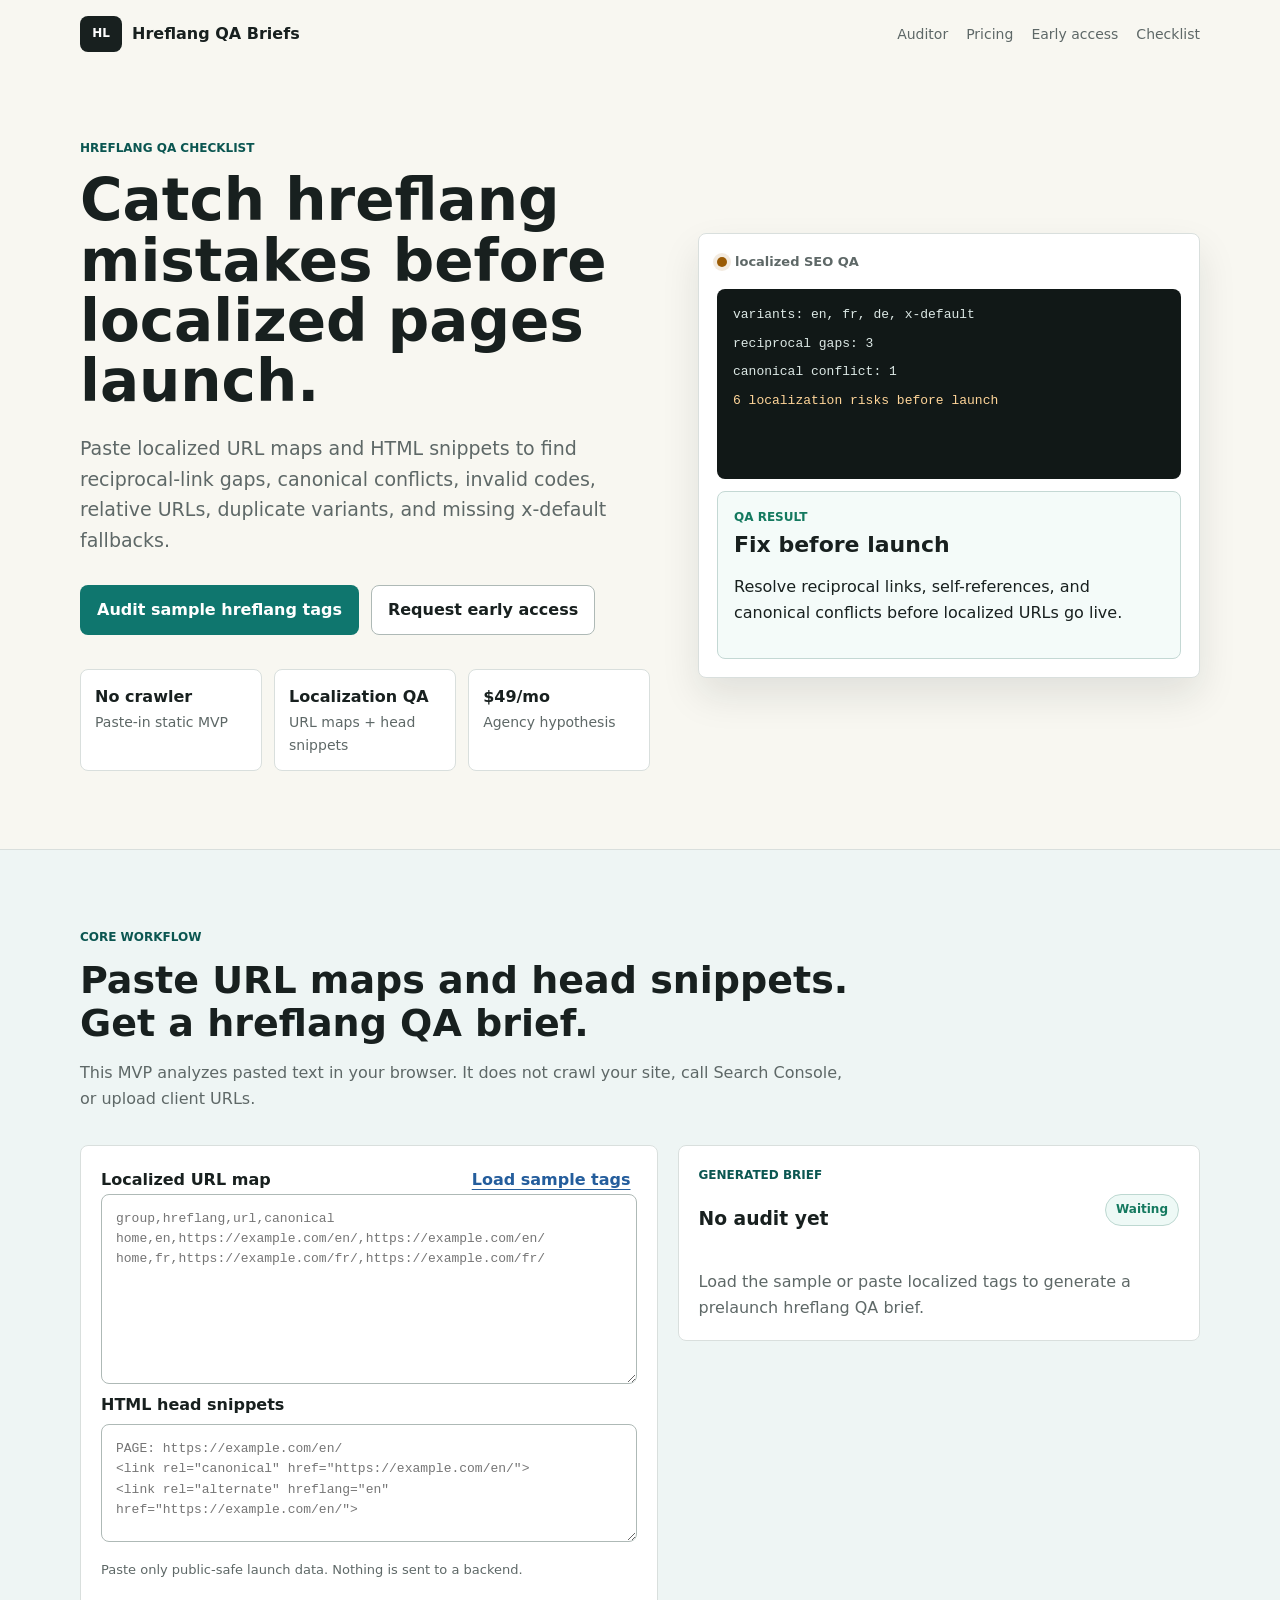
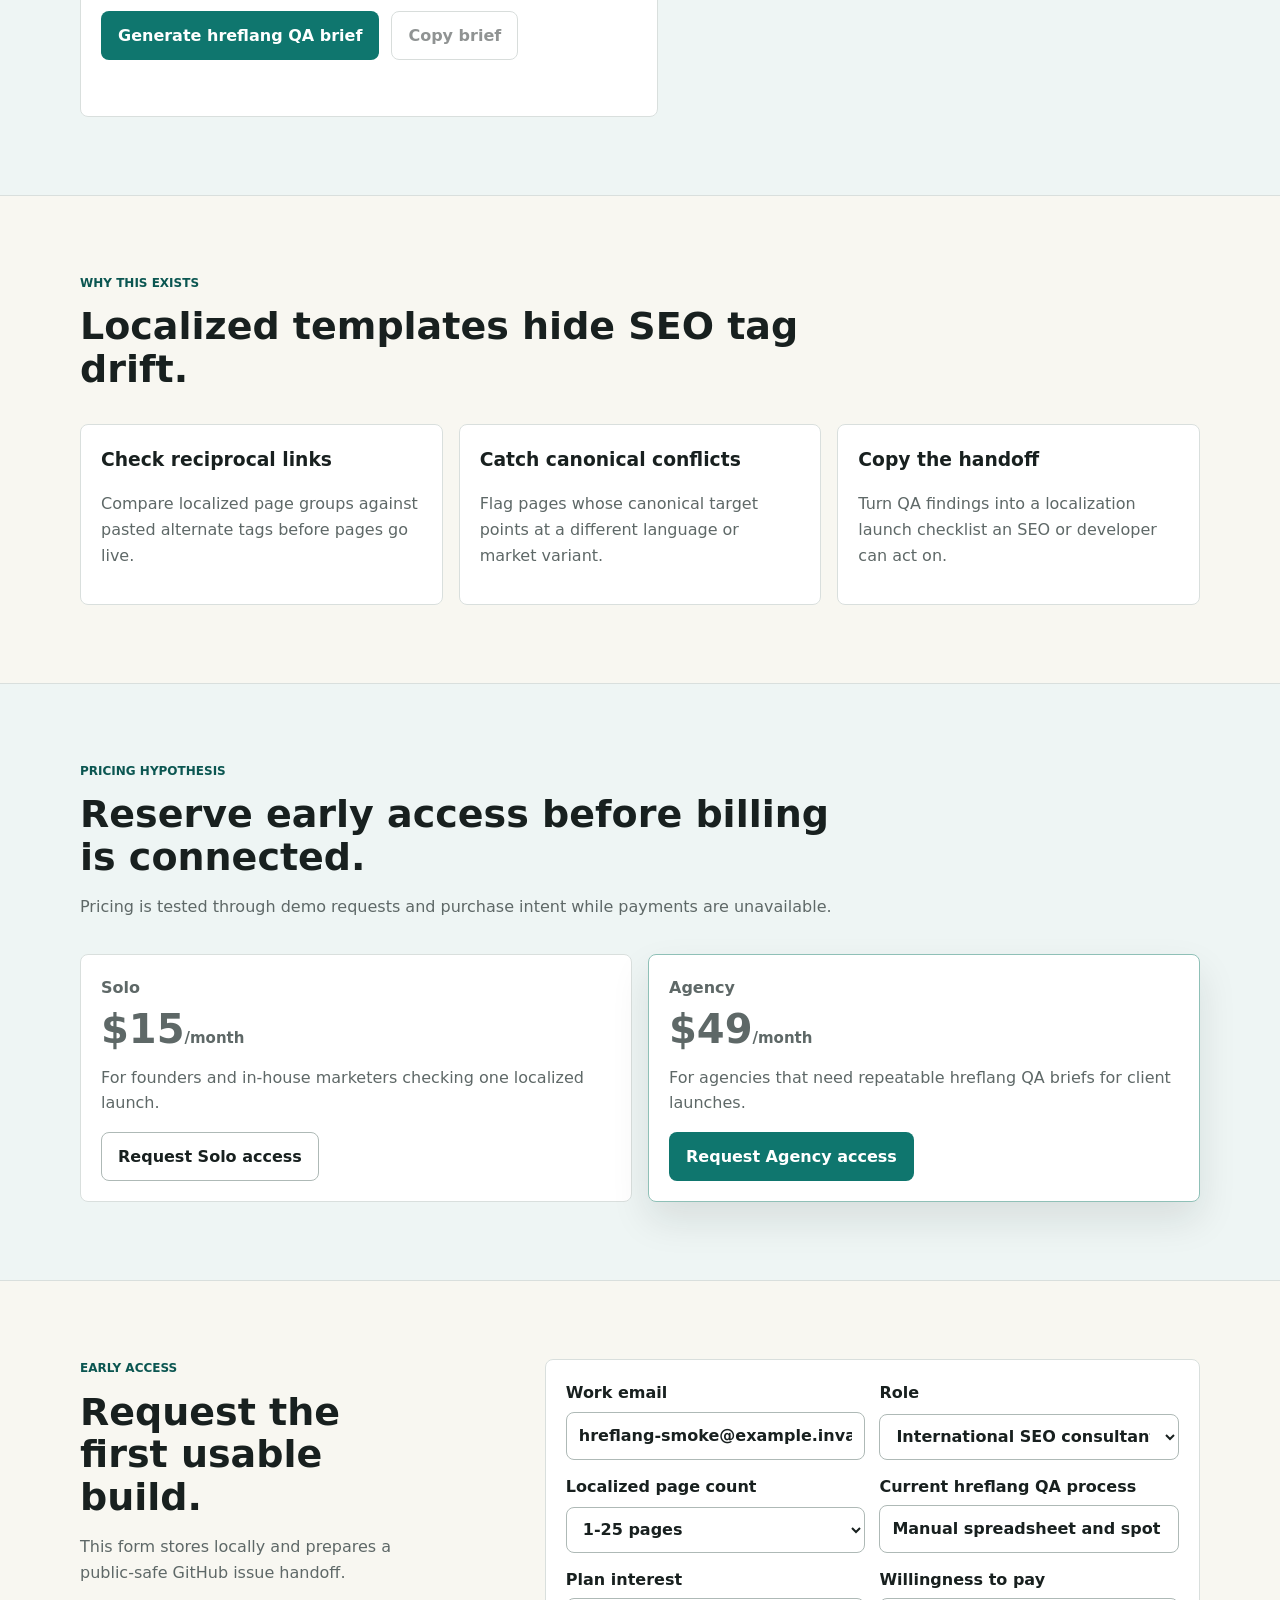
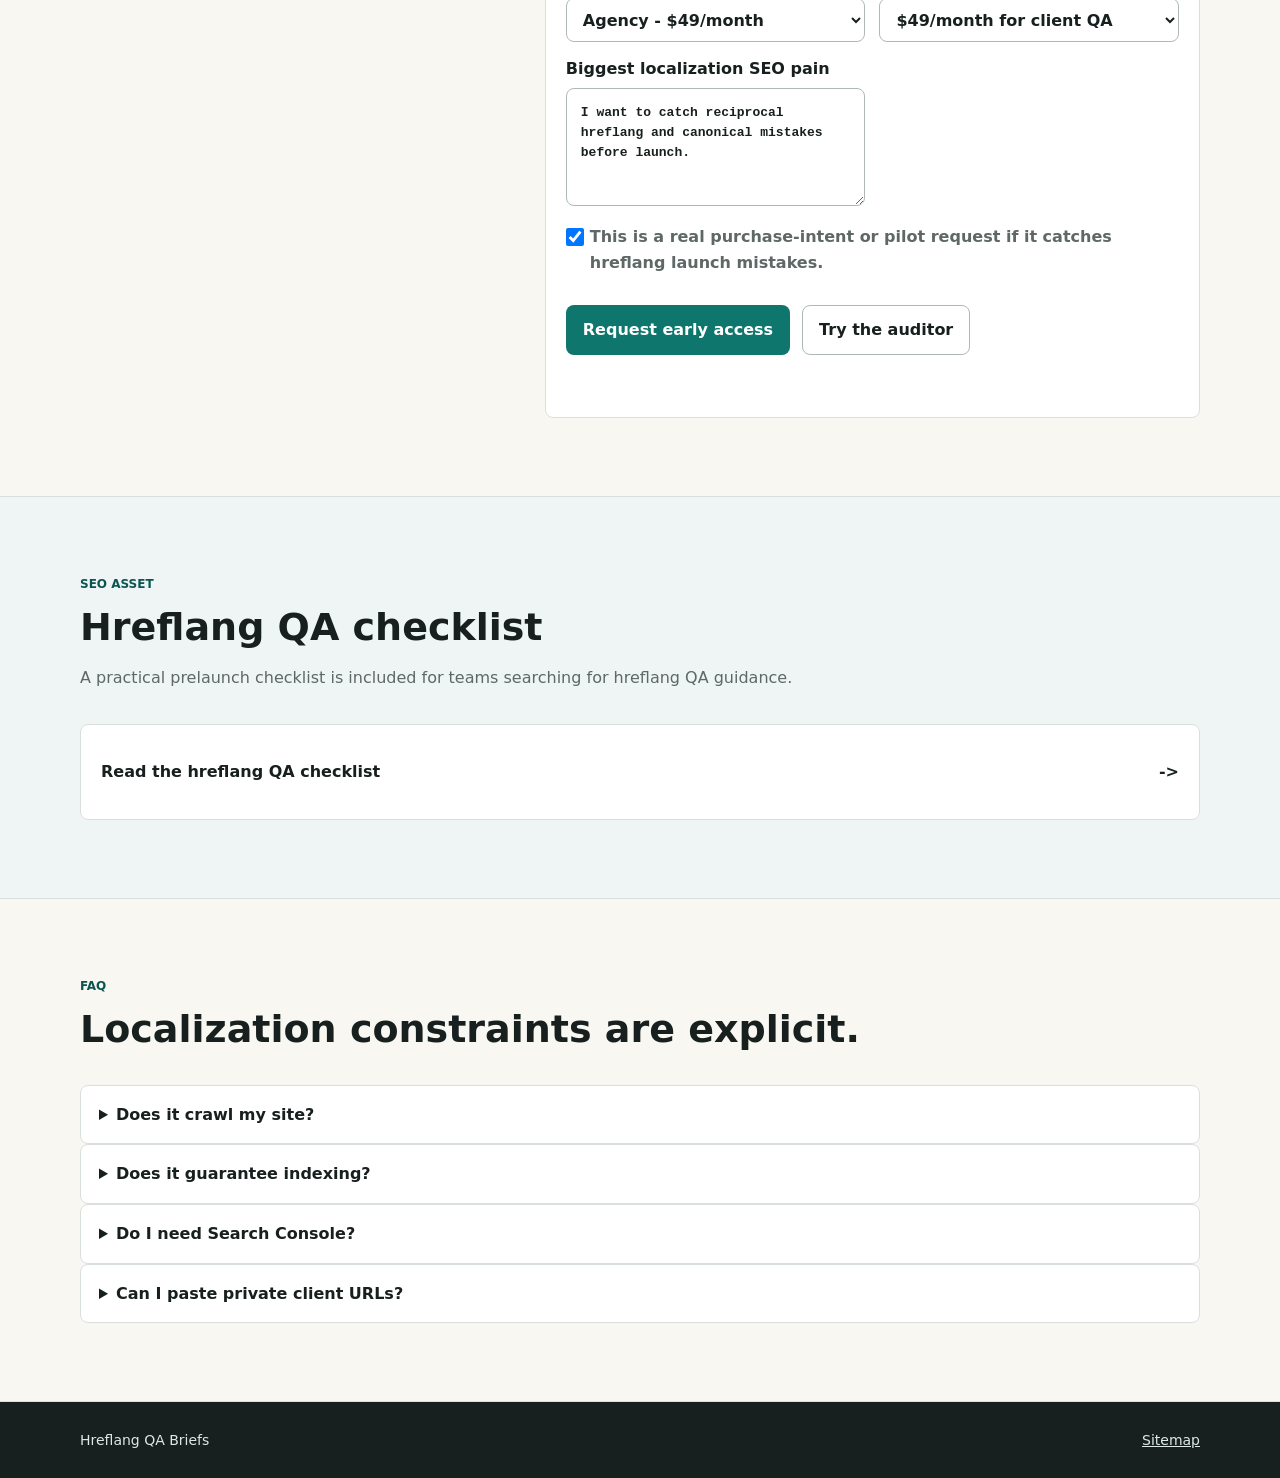
<file: index.html>
<!doctype html>
<html lang="en">
  <head>
    <meta charset="utf-8">
    <meta name="viewport" content="width=device-width, initial-scale=1">
    <title>Hreflang QA Briefs | hreflang QA checklist</title>
    <meta
      name="description"
      content="Paste localized URL maps and HTML head snippets to catch reciprocal-link gaps, canonical conflicts, invalid hreflang codes, relative URLs, duplicate variants, and missing x-default before launch."
    >
    <link rel="canonical" href="https://ert93333-ops.github.io/hreflang-qa-briefs/">
    <meta property="og:title" content="Hreflang QA Briefs">
    <meta property="og:description" content="Find localized SEO tag mistakes before multilingual pages launch.">
    <meta property="og:type" content="website">
    <meta property="og:url" content="https://ert93333-ops.github.io/hreflang-qa-briefs/">
    <meta name="twitter:card" content="summary_large_image">
    <link rel="stylesheet" href="styles.css">
  </head>
  <body data-product="Hreflang QA Briefs">
    <a class="skip-link" href="#workflow">Skip to hreflang audit</a>

    <header class="site-header" data-header>
      <div class="shell header-inner">
        <a class="brand" href="index.html" aria-label="Hreflang QA Briefs home">
          <span class="brand-mark" aria-hidden="true">HL</span>
          <span>Hreflang QA Briefs</span>
        </a>
        <nav class="nav" aria-label="Primary navigation">
          <a href="#workflow">Auditor</a>
          <a href="#pricing">Pricing</a>
          <a href="#waitlist">Early access</a>
          <a href="hreflang-qa-checklist.html">Checklist</a>
        </nav>
      </div>
    </header>

    <main>
      <section class="hero section">
        <div class="shell hero-grid">
          <div class="hero-copy reveal">
            <p class="eyebrow">hreflang QA checklist</p>
            <h1>Catch hreflang mistakes before localized pages launch.</h1>
            <p class="hero-subtitle">
              Paste localized URL maps and HTML snippets to find reciprocal-link gaps,
              canonical conflicts, invalid codes, relative URLs, duplicate variants, and missing x-default fallbacks.
            </p>
            <div class="hero-actions">
              <a class="button primary" href="#workflow" data-track-cta="hero_audit">Audit sample hreflang tags</a>
              <a class="button secondary" href="#waitlist" data-track-cta="hero_waitlist">Request early access</a>
            </div>
            <dl class="signal-row" aria-label="Launch facts">
              <div>
                <dt>No crawler</dt>
                <dd>Paste-in static MVP</dd>
              </div>
              <div>
                <dt>Localization QA</dt>
                <dd>URL maps + head snippets</dd>
              </div>
              <div>
                <dt>$49/mo</dt>
                <dd>Agency hypothesis</dd>
              </div>
            </dl>
          </div>

          <div class="product-preview reveal" aria-label="Product preview">
            <div class="preview-header">
              <span class="status-dot"></span>
              <span>localized SEO QA</span>
            </div>
            <div class="preview-grid">
              <div class="url-preview">
                <p>variants: en, fr, de, x-default</p>
                <p>reciprocal gaps: 3</p>
                <p>canonical conflict: 1</p>
                <p class="warn-line">6 localization risks before launch</p>
              </div>
              <div class="brief-preview">
                <p class="brief-label">QA result</p>
                <strong>Fix before launch</strong>
                <p>Resolve reciprocal links, self-references, and canonical conflicts before localized URLs go live.</p>
              </div>
            </div>
          </div>
        </div>
      </section>

      <section class="section band" id="workflow" aria-labelledby="workflow-title">
        <div class="shell">
          <div class="section-heading reveal">
            <p class="eyebrow">Core workflow</p>
            <h2 id="workflow-title">Paste URL maps and head snippets. Get a hreflang QA brief.</h2>
            <p>
              This MVP analyzes pasted text in your browser. It does not crawl your site, call Search Console,
              or upload client URLs.
            </p>
          </div>

          <div class="auditor-layout">
            <form class="auditor-panel reveal" id="auditor-form">
              <div class="field-row">
                <label for="url-map">Localized URL map</label>
                <button class="text-button" type="button" id="load-sample" data-track-cta="load_sample">
                  Load sample tags
                </button>
              </div>
              <textarea
                id="url-map"
                aria-describedby="privacy-note"
                placeholder="group,hreflang,url,canonical&#10;home,en,https://example.com/en/,https://example.com/en/&#10;home,fr,https://example.com/fr/,https://example.com/fr/"
              ></textarea>

              <label for="head-snippets">HTML head snippets</label>
              <textarea
                id="head-snippets"
                class="short-textarea"
                placeholder="PAGE: https://example.com/en/&#10;&lt;link rel=&quot;canonical&quot; href=&quot;https://example.com/en/&quot;&gt;&#10;&lt;link rel=&quot;alternate&quot; hreflang=&quot;en&quot; href=&quot;https://example.com/en/&quot;&gt;"
              ></textarea>

              <p class="privacy-note" id="privacy-note">
                Paste only public-safe launch data. Nothing is sent to a backend.
              </p>
              <div class="workflow-actions">
                <button class="button primary" type="submit" id="generate-brief" data-track-cta="generate_brief">
                  Generate hreflang QA brief
                </button>
                <button class="button secondary" type="button" id="copy-brief" disabled>
                  Copy brief
                </button>
              </div>
              <p class="form-error" id="workflow-error" role="alert" aria-live="polite"></p>
            </form>

            <aside class="output-panel reveal" aria-labelledby="output-title">
              <div class="output-header">
                <div>
                  <p class="eyebrow">Generated brief</p>
                  <h3 id="output-title">No audit yet</h3>
                </div>
                <span class="confidence-pill" id="status-pill">Waiting</span>
              </div>
              <div class="brief-output empty" id="brief-output" aria-live="polite">
                Load the sample or paste localized tags to generate a prelaunch hreflang QA brief.
              </div>
            </aside>
          </div>
        </div>
      </section>

      <section class="section" aria-labelledby="why-title">
        <div class="shell">
          <div class="section-heading reveal">
            <p class="eyebrow">Why this exists</p>
            <h2 id="why-title">Localized templates hide SEO tag drift.</h2>
          </div>
          <div class="feature-grid">
            <article class="feature-card reveal">
              <h3>Check reciprocal links</h3>
              <p>Compare localized page groups against pasted alternate tags before pages go live.</p>
            </article>
            <article class="feature-card reveal">
              <h3>Catch canonical conflicts</h3>
              <p>Flag pages whose canonical target points at a different language or market variant.</p>
            </article>
            <article class="feature-card reveal">
              <h3>Copy the handoff</h3>
              <p>Turn QA findings into a localization launch checklist an SEO or developer can act on.</p>
            </article>
          </div>
        </div>
      </section>

      <section class="section band" id="pricing" aria-labelledby="pricing-title">
        <div class="shell">
          <div class="section-heading reveal">
            <p class="eyebrow">Pricing hypothesis</p>
            <h2 id="pricing-title">Reserve early access before billing is connected.</h2>
            <p>Pricing is tested through demo requests and purchase intent while payments are unavailable.</p>
          </div>
          <div class="pricing-grid">
            <article class="price-card reveal">
              <p class="plan-name">Solo</p>
              <p class="plan-price">$15<span>/month</span></p>
              <p>For founders and in-house marketers checking one localized launch.</p>
              <button class="button secondary plan-button" type="button" data-plan="Solo - $15/month" data-track-cta="solo_plan">
                Request Solo access
              </button>
            </article>
            <article class="price-card featured-price reveal">
              <p class="plan-name">Agency</p>
              <p class="plan-price">$49<span>/month</span></p>
              <p>For agencies that need repeatable hreflang QA briefs for client launches.</p>
              <button class="button primary plan-button" type="button" data-plan="Agency - $49/month" data-track-cta="agency_plan">
                Request Agency access
              </button>
            </article>
          </div>
        </div>
      </section>

      <section class="section" id="waitlist" aria-labelledby="waitlist-title">
        <div class="shell waitlist-layout">
          <div class="section-heading reveal">
            <p class="eyebrow">Early access</p>
            <h2 id="waitlist-title">Request the first usable build.</h2>
            <p>This form stores locally and prepares a public-safe GitHub issue handoff.</p>
          </div>

          <form class="waitlist-form reveal" id="waitlist-form">
            <div class="form-grid">
              <label>
                Work email
                <input id="email" name="email" type="email" required value="hreflang-smoke@example.invalid">
              </label>
              <label>
                Role
                <select id="role" name="role">
                  <option>International SEO consultant</option>
                  <option>Agency operator</option>
                  <option>SaaS marketer</option>
                  <option>Ecommerce marketer</option>
                  <option>Developer</option>
                </select>
              </label>
              <label>
                Localized page count
                <select id="page-count" name="page-count">
                  <option>1-25 pages</option>
                  <option>26-100 pages</option>
                  <option>101-500 pages</option>
                  <option>500+ pages</option>
                </select>
              </label>
              <label>
                Current hreflang QA process
                <input id="qa-process" name="qa-process" value="Manual spreadsheet and spot checks">
              </label>
              <label>
                Plan interest
                <select id="plan" name="plan">
                  <option>Solo - $15/month</option>
                  <option selected>Agency - $49/month</option>
                </select>
              </label>
              <label>
                Willingness to pay
                <select id="budget" name="budget">
                  <option>$15/month for one launch</option>
                  <option selected>$49/month for client QA</option>
                  <option>$99/month for team workflow</option>
                  <option>Not sure yet</option>
                </select>
              </label>
              <label class="wide-field">
                Biggest localization SEO pain
                <textarea id="pain" name="pain" class="short-textarea">I want to catch reciprocal hreflang and canonical mistakes before launch.</textarea>
              </label>
            </div>
            <label class="checkbox-row">
              <input id="purchase-intent" type="checkbox" checked>
              <span>This is a real purchase-intent or pilot request if it catches hreflang launch mistakes.</span>
            </label>
            <div class="workflow-actions">
              <button class="button primary" type="submit" data-track-cta="waitlist_submit">Request early access</button>
              <a class="button secondary" href="#workflow" data-track-cta="waitlist_demo">Try the auditor</a>
            </div>
            <p class="form-success" id="waitlist-status" role="status" aria-live="polite"></p>
          </form>

          <div class="handoff-panel reveal" id="handoff-panel" hidden>
            <p class="eyebrow">Remote handoff</p>
            <h3>Send a public-safe demo request</h3>
            <p>Email stays local. The issue body contains role, page count, plan interest, and pain only.</p>
            <div class="workflow-actions">
              <a class="button primary" id="remote-intent-link" href="#" target="_blank" rel="noreferrer">Open GitHub demo request</a>
              <button class="button secondary" type="button" id="copy-request">Copy request details</button>
            </div>
          </div>
        </div>
      </section>

      <section class="section band" aria-labelledby="resources-title">
        <div class="shell resources-row">
          <div class="section-heading reveal">
            <p class="eyebrow">SEO asset</p>
            <h2 id="resources-title">Hreflang QA checklist</h2>
            <p>A practical prelaunch checklist is included for teams searching for hreflang QA guidance.</p>
          </div>
          <a class="resource-link reveal" href="hreflang-qa-checklist.html" data-track-cta="seo_guide">
            <span>Read the hreflang QA checklist</span>
            <span aria-hidden="true">-></span>
          </a>
        </div>
      </section>

      <section class="section" aria-labelledby="faq-title">
        <div class="shell faq-layout">
          <div class="section-heading reveal">
            <p class="eyebrow">FAQ</p>
            <h2 id="faq-title">Localization constraints are explicit.</h2>
          </div>
          <details class="reveal">
            <summary>Does it crawl my site?</summary>
            <p>No. This MVP only analyzes pasted localized URL maps and HTML head snippets.</p>
          </details>
          <details class="reveal">
            <summary>Does it guarantee indexing?</summary>
            <p>No. It catches common hreflang launch blockers but does not promise ranking or indexing outcomes.</p>
          </details>
          <details class="reveal">
            <summary>Do I need Search Console?</summary>
            <p>No. It is built for prelaunch QA before post-launch Search Console data exists.</p>
          </details>
          <details class="reveal">
            <summary>Can I paste private client URLs?</summary>
            <p>Use public-safe or anonymized data. The workflow is browser-local, but the MVP is not a secure client portal.</p>
          </details>
        </div>
      </section>
    </main>

    <footer class="site-footer">
      <div class="shell footer-inner">
        <span>Hreflang QA Briefs</span>
        <a href="sitemap.xml">Sitemap</a>
      </div>
    </footer>

    <script src="app.js" defer></script>
  </body>
</html>
</file>
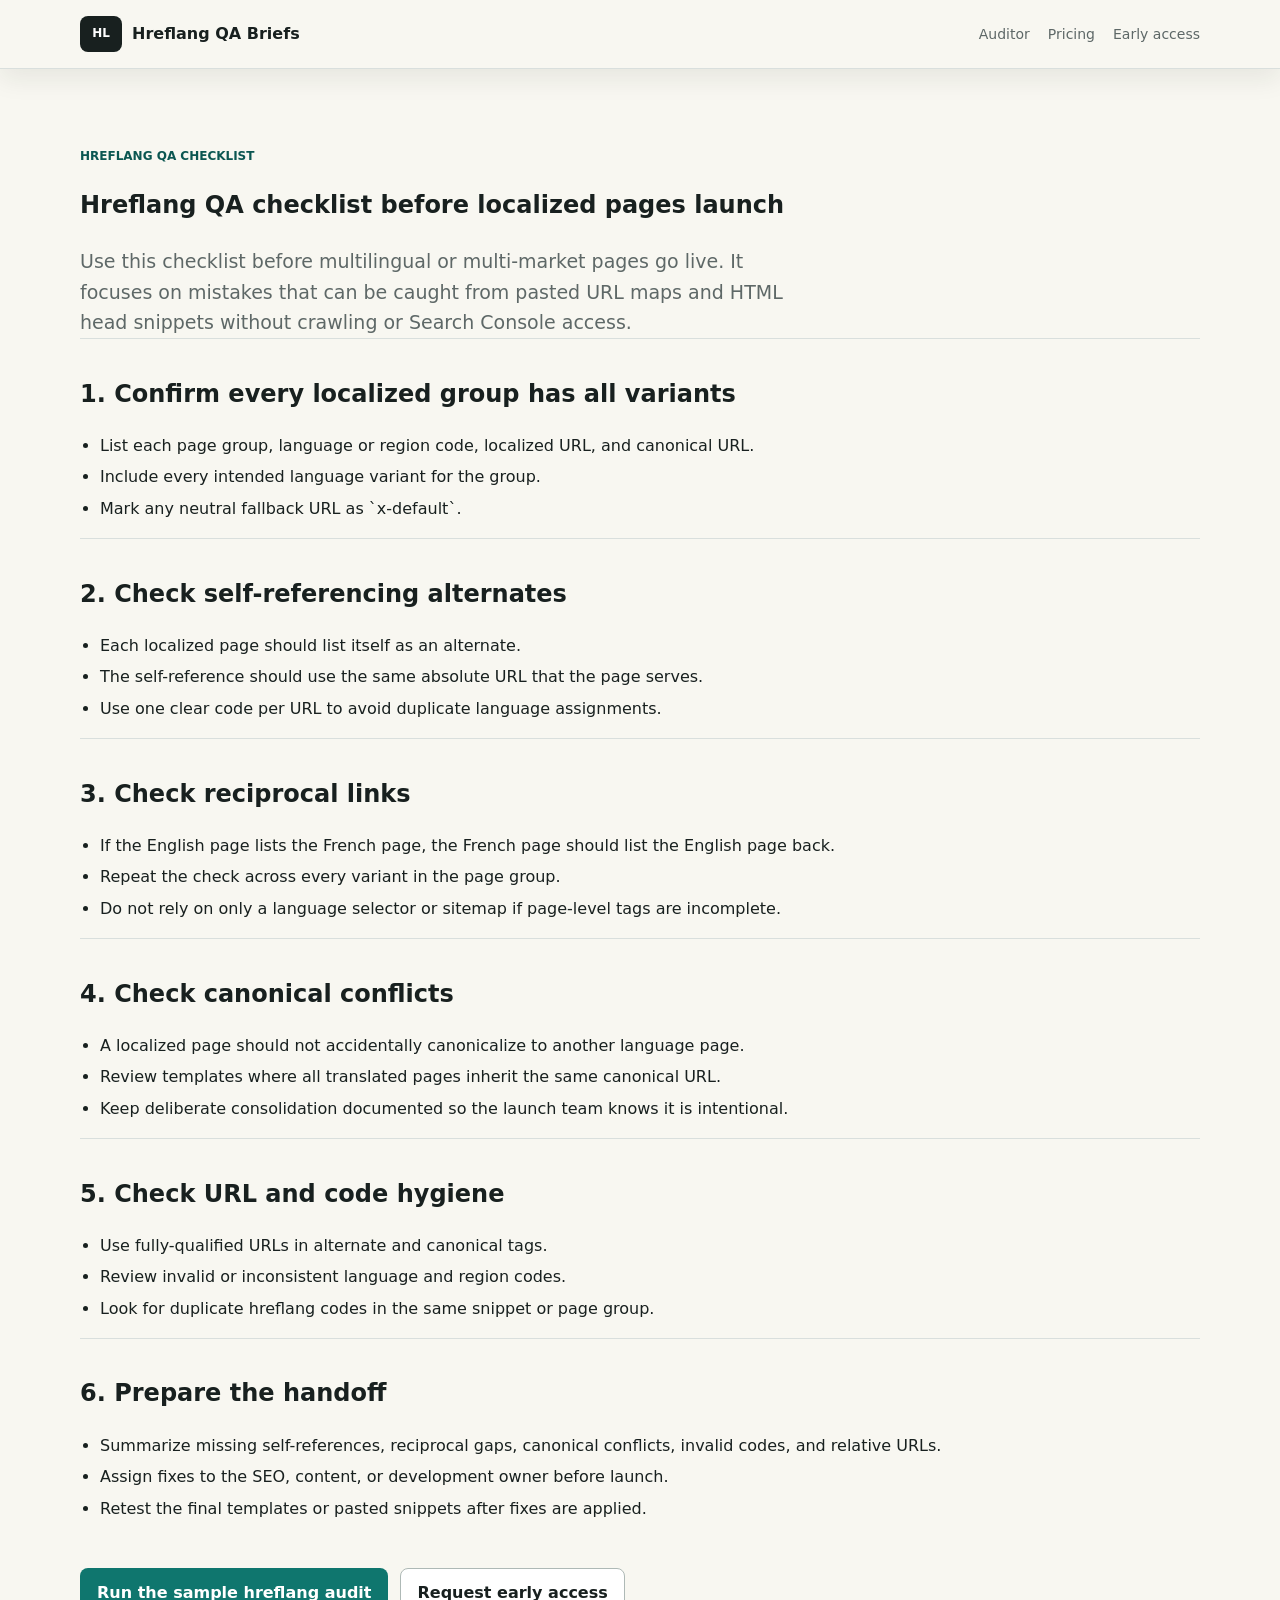
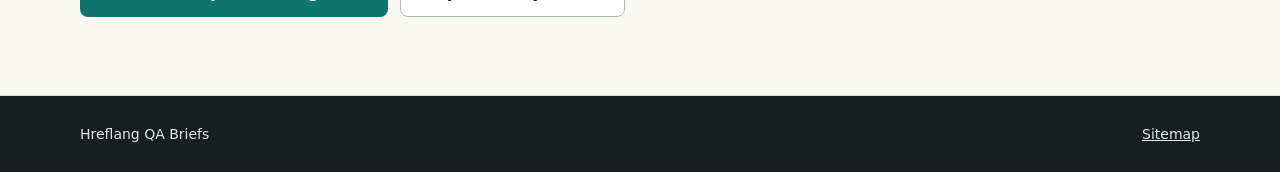
<file: hreflang-qa-checklist.html>
<!doctype html>
<html lang="en">
  <head>
    <meta charset="utf-8">
    <meta name="viewport" content="width=device-width, initial-scale=1">
    <title>Hreflang QA Checklist | Hreflang QA Briefs</title>
    <meta
      name="description"
      content="A practical hreflang QA checklist for localized page launches: reciprocal links, self-references, canonical conflicts, x-default, URL format, and locale-code checks."
    >
    <link rel="canonical" href="https://ert93333-ops.github.io/hreflang-qa-briefs/hreflang-qa-checklist.html">
    <meta property="og:title" content="Hreflang QA checklist">
    <meta property="og:description" content="Check localized SEO tags before multilingual pages launch.">
    <meta property="og:type" content="article">
    <meta property="og:url" content="https://ert93333-ops.github.io/hreflang-qa-briefs/hreflang-qa-checklist.html">
    <link rel="stylesheet" href="styles.css">
  </head>
  <body data-product="Hreflang QA Briefs">
    <header class="site-header is-scrolled">
      <div class="shell header-inner">
        <a class="brand" href="index.html" aria-label="Hreflang QA Briefs home">
          <span class="brand-mark" aria-hidden="true">HL</span>
          <span>Hreflang QA Briefs</span>
        </a>
        <nav class="nav" aria-label="Primary navigation">
          <a href="index.html#workflow">Auditor</a>
          <a href="index.html#pricing">Pricing</a>
          <a href="index.html#waitlist">Early access</a>
        </nav>
      </div>
    </header>

    <main>
      <article class="section article-page">
        <div class="shell article-shell">
          <p class="eyebrow">hreflang QA checklist</p>
          <h1>Hreflang QA checklist before localized pages launch</h1>
          <p class="hero-subtitle">
            Use this checklist before multilingual or multi-market pages go live. It focuses on mistakes that can be caught
            from pasted URL maps and HTML head snippets without crawling or Search Console access.
          </p>

          <section class="brief-section">
            <h2>1. Confirm every localized group has all variants</h2>
            <ul>
              <li>List each page group, language or region code, localized URL, and canonical URL.</li>
              <li>Include every intended language variant for the group.</li>
              <li>Mark any neutral fallback URL as `x-default`.</li>
            </ul>
          </section>

          <section class="brief-section">
            <h2>2. Check self-referencing alternates</h2>
            <ul>
              <li>Each localized page should list itself as an alternate.</li>
              <li>The self-reference should use the same absolute URL that the page serves.</li>
              <li>Use one clear code per URL to avoid duplicate language assignments.</li>
            </ul>
          </section>

          <section class="brief-section">
            <h2>3. Check reciprocal links</h2>
            <ul>
              <li>If the English page lists the French page, the French page should list the English page back.</li>
              <li>Repeat the check across every variant in the page group.</li>
              <li>Do not rely on only a language selector or sitemap if page-level tags are incomplete.</li>
            </ul>
          </section>

          <section class="brief-section">
            <h2>4. Check canonical conflicts</h2>
            <ul>
              <li>A localized page should not accidentally canonicalize to another language page.</li>
              <li>Review templates where all translated pages inherit the same canonical URL.</li>
              <li>Keep deliberate consolidation documented so the launch team knows it is intentional.</li>
            </ul>
          </section>

          <section class="brief-section">
            <h2>5. Check URL and code hygiene</h2>
            <ul>
              <li>Use fully-qualified URLs in alternate and canonical tags.</li>
              <li>Review invalid or inconsistent language and region codes.</li>
              <li>Look for duplicate hreflang codes in the same snippet or page group.</li>
            </ul>
          </section>

          <section class="brief-section">
            <h2>6. Prepare the handoff</h2>
            <ul>
              <li>Summarize missing self-references, reciprocal gaps, canonical conflicts, invalid codes, and relative URLs.</li>
              <li>Assign fixes to the SEO, content, or development owner before launch.</li>
              <li>Retest the final templates or pasted snippets after fixes are applied.</li>
            </ul>
          </section>

          <div class="hero-actions">
            <a class="button primary" href="index.html#workflow">Run the sample hreflang audit</a>
            <a class="button secondary" href="index.html#waitlist">Request early access</a>
          </div>
        </div>
      </article>
    </main>

    <footer class="site-footer">
      <div class="shell footer-inner">
        <span>Hreflang QA Briefs</span>
        <a href="sitemap.xml">Sitemap</a>
      </div>
    </footer>
  </body>
</html>
</file>
<file: styles.css>
:root {
  color-scheme: light;
  --bg: #f8f7f1;
  --surface: #ffffff;
  --surface-alt: #eef5f4;
  --ink: #18201f;
  --muted: #5e6867;
  --line: #d9dfdd;
  --line-strong: #aeb9b6;
  --accent: #0f766e;
  --accent-strong: #0b5651;
  --blue: #245d9c;
  --amber: #9a5b05;
  --red: #b42318;
  --green: #14795f;
  --shadow: 0 18px 38px rgba(24, 32, 31, 0.1);
  --radius: 8px;
  --speed: 180ms;
}

* {
  box-sizing: border-box;
}

html {
  scroll-behavior: smooth;
}

body {
  margin: 0;
  overflow-x: hidden;
  background: var(--bg);
  color: var(--ink);
  font-family: Inter, ui-sans-serif, system-ui, -apple-system, BlinkMacSystemFont, "Segoe UI", sans-serif;
  font-size: 16px;
  line-height: 1.6;
  letter-spacing: 0;
}

a {
  color: inherit;
}

button,
input,
select,
textarea {
  font: inherit;
  letter-spacing: 0;
}

button {
  cursor: pointer;
}

textarea,
input,
select {
  width: 100%;
  border: 1px solid var(--line-strong);
  border-radius: var(--radius);
  background: #fff;
  color: var(--ink);
  transition: border-color var(--speed) ease, box-shadow var(--speed) ease;
}

textarea:focus,
input:focus,
select:focus {
  outline: 0;
  border-color: var(--blue);
  box-shadow: 0 0 0 3px rgba(36, 93, 156, 0.16);
}

textarea {
  min-height: 190px;
  padding: 14px;
  resize: vertical;
  font-family: "SFMono-Regular", Consolas, "Liberation Mono", monospace;
  font-size: 13px;
  line-height: 1.55;
}

.short-textarea {
  min-height: 118px;
}

input,
select {
  min-height: 44px;
  padding: 10px 12px;
}

code,
pre {
  font-family: "SFMono-Regular", Consolas, "Liberation Mono", monospace;
}

.skip-link {
  position: absolute;
  left: 16px;
  top: -48px;
  z-index: 20;
  padding: 10px 12px;
  border-radius: var(--radius);
  background: var(--ink);
  color: #fff;
  transition: top var(--speed) ease;
}

.skip-link:focus {
  top: 16px;
}

.shell {
  width: min(1120px, calc(100% - 32px));
  margin: 0 auto;
}

.site-header {
  position: sticky;
  top: 0;
  z-index: 10;
  background: rgba(248, 247, 241, 0.92);
  border-bottom: 1px solid transparent;
  backdrop-filter: blur(12px);
  transition: border-color var(--speed) ease, box-shadow var(--speed) ease;
}

.site-header.is-scrolled {
  border-bottom-color: var(--line);
  box-shadow: 0 10px 26px rgba(24, 32, 31, 0.08);
}

.header-inner {
  min-height: 68px;
  display: flex;
  align-items: center;
  justify-content: space-between;
  gap: 20px;
}

.brand {
  display: inline-flex;
  align-items: center;
  gap: 10px;
  font-weight: 900;
  text-decoration: none;
}

.brand-mark {
  display: inline-grid;
  width: 42px;
  height: 36px;
  place-items: center;
  border-radius: var(--radius);
  background: var(--ink);
  color: #fff;
  font-size: 12px;
}

.nav {
  display: flex;
  align-items: center;
  gap: 18px;
  color: var(--muted);
  font-size: 14px;
}

.nav a {
  text-decoration: none;
  transition: color var(--speed) ease;
}

.nav a:hover,
.nav a:focus-visible {
  color: var(--ink);
}

.section {
  padding: 78px 0;
}

.band {
  background: var(--surface-alt);
  border-top: 1px solid var(--line);
  border-bottom: 1px solid var(--line);
}

.hero {
  min-height: 720px;
  display: grid;
  align-items: center;
  padding-top: 70px;
}

.hero-grid {
  display: grid;
  grid-template-columns: minmax(0, 1fr) minmax(360px, 0.88fr);
  align-items: center;
  gap: 48px;
}

.hero-copy h1 {
  margin: 0;
  max-width: 820px;
  font-size: 58px;
  line-height: 1.04;
}

.hero-subtitle {
  max-width: 720px;
  margin: 22px 0 0;
  color: var(--muted);
  font-size: 19px;
}

.eyebrow {
  margin: 0 0 12px;
  color: var(--accent-strong);
  font-size: 12px;
  font-weight: 900;
  text-transform: uppercase;
}

.hero-actions,
.workflow-actions {
  display: flex;
  flex-wrap: wrap;
  gap: 12px;
  margin-top: 30px;
}

.button {
  min-height: 44px;
  display: inline-flex;
  align-items: center;
  justify-content: center;
  gap: 8px;
  border: 1px solid transparent;
  border-radius: var(--radius);
  padding: 11px 16px;
  font-weight: 900;
  text-decoration: none;
  transition:
    transform var(--speed) ease,
    box-shadow var(--speed) ease,
    background var(--speed) ease,
    border-color var(--speed) ease;
}

.button:hover,
.button:focus-visible {
  transform: translateY(-1px);
  box-shadow: 0 10px 22px rgba(24, 32, 31, 0.12);
}

.button.primary {
  background: var(--accent);
  color: #fff;
}

.button.primary:hover,
.button.primary:focus-visible {
  background: var(--accent-strong);
}

.button.secondary {
  background: #fff;
  border-color: var(--line-strong);
  color: var(--ink);
}

.button:disabled {
  cursor: not-allowed;
  opacity: 0.48;
  transform: none;
  box-shadow: none;
}

.button.is-confirmed {
  animation: confirmPop 520ms ease;
}

.button.is-processing {
  animation: actionPulse 620ms ease;
}

.button.is-selected {
  border-color: var(--accent);
  box-shadow: 0 0 0 3px rgba(15, 118, 110, 0.15);
}

.text-button {
  border: 0;
  background: transparent;
  color: var(--blue);
  font-weight: 900;
  text-decoration: underline;
  text-underline-offset: 4px;
}

.signal-row {
  display: grid;
  grid-template-columns: repeat(3, minmax(0, 1fr));
  gap: 12px;
  margin: 34px 0 0;
}

.signal-row div,
.product-preview,
.auditor-panel,
.output-panel,
.feature-card,
.price-card,
.waitlist-form,
.resource-link,
details,
.guide-block {
  border: 1px solid var(--line);
  border-radius: var(--radius);
  background: var(--surface);
}

.signal-row div {
  padding: 14px;
}

.signal-row dt {
  font-weight: 900;
}

.signal-row dd {
  margin: 2px 0 0;
  color: var(--muted);
  font-size: 14px;
}

.product-preview {
  padding: 18px;
  animation: cardLiftIn 620ms ease both;
  box-shadow: var(--shadow);
}

.preview-header {
  display: flex;
  align-items: center;
  gap: 8px;
  margin-bottom: 16px;
  color: var(--muted);
  font-size: 13px;
  font-weight: 900;
}

.status-dot {
  width: 10px;
  height: 10px;
  border-radius: 50%;
  background: var(--amber);
  box-shadow: 0 0 0 4px rgba(154, 91, 5, 0.12);
}

.preview-grid {
  display: grid;
  gap: 12px;
}

.url-preview {
  min-height: 190px;
  padding: 16px;
  border-radius: var(--radius);
  background: #111817;
  color: #dce8e5;
  font-family: "SFMono-Regular", Consolas, "Liberation Mono", monospace;
  font-size: 13px;
}

.url-preview p {
  margin: 0 0 8px;
  animation: terminalLine 420ms ease both;
}

.url-preview p:nth-child(2) {
  animation-delay: 80ms;
}

.url-preview p:nth-child(3) {
  animation-delay: 160ms;
}

.url-preview p:nth-child(4) {
  animation-delay: 240ms;
}

.warn-line {
  color: #ffd599;
}

.brief-preview {
  padding: 16px;
  border: 1px solid #c4d8d4;
  border-radius: var(--radius);
  background: #f4fbf9;
}

.brief-label {
  margin: 0 0 5px;
  color: var(--green);
  font-size: 12px;
  font-weight: 900;
  text-transform: uppercase;
}

.brief-preview strong {
  display: block;
  font-size: 22px;
  line-height: 1.2;
}

.section-heading {
  max-width: 780px;
  margin-bottom: 34px;
}

.section-heading h2 {
  margin: 0;
  font-size: 38px;
  line-height: 1.12;
}

.section-heading p:last-child,
.feature-card p,
.price-card p {
  color: var(--muted);
}

.auditor-layout {
  display: grid;
  grid-template-columns: minmax(0, 1.05fr) minmax(320px, 0.95fr);
  gap: 20px;
  align-items: start;
}

.auditor-panel,
.output-panel,
.waitlist-form {
  padding: 20px;
  transition:
    border-color var(--speed) ease,
    box-shadow var(--speed) ease,
    transform var(--speed) ease;
}

.auditor-panel label {
  display: block;
  margin: 18px 0 7px;
  font-weight: 900;
}

.auditor-panel label:first-of-type {
  margin-top: 0;
}

.auditor-panel:focus-within,
.waitlist-form:focus-within {
  border-color: #8fb5d9;
  box-shadow: 0 14px 28px rgba(36, 93, 156, 0.1);
}

.output-panel.has-brief {
  transform: translateY(-1px);
  box-shadow: 0 18px 36px rgba(24, 32, 31, 0.1);
}

.output-panel.status-good {
  border-color: rgba(20, 121, 95, 0.44);
}

.output-panel.status-warning {
  border-color: rgba(154, 91, 5, 0.44);
}

.output-panel.status-danger {
  border-color: rgba(180, 35, 24, 0.44);
}

.field-row,
.output-header {
  display: flex;
  align-items: center;
  justify-content: space-between;
  gap: 16px;
}

.field-row label {
  margin: 0;
}

.privacy-note {
  margin: 10px 0 0;
  color: var(--muted);
  font-size: 13px;
}

.form-error {
  min-height: 24px;
  margin: 12px 0 0;
  color: var(--red);
  font-weight: 900;
}

.form-success {
  min-height: 26px;
  margin: 16px 0 0;
  color: var(--green);
  font-weight: 900;
}

.confidence-pill {
  flex: 0 0 auto;
  display: inline-flex;
  min-height: 32px;
  align-items: center;
  justify-content: center;
  border: 1px solid #bdd8d1;
  border-radius: 999px;
  padding: 5px 10px;
  background: #eef9f6;
  color: var(--green);
  font-size: 12px;
  font-weight: 900;
  transition: background var(--speed) ease, border-color var(--speed) ease, color var(--speed) ease;
}

.confidence-pill.status-good {
  border-color: rgba(20, 121, 95, 0.32);
  background: #eef9f6;
  color: var(--green);
}

.confidence-pill.status-warning {
  border-color: rgba(154, 91, 5, 0.34);
  background: #fff7e8;
  color: var(--amber);
}

.confidence-pill.status-danger {
  border-color: rgba(180, 35, 24, 0.28);
  background: #fff2f0;
  color: var(--red);
}

.brief-output {
  margin-top: 16px;
}

.brief-output.empty {
  color: var(--muted);
}

.brief-output.is-updated {
  animation: outputPulse 420ms ease;
}

.brief-section {
  padding: 16px 0;
  border-top: 1px solid var(--line);
}

.brief-section:first-child {
  border-top: 0;
  padding-top: 0;
}

.brief-section h4 {
  margin: 0 0 8px;
  font-size: 16px;
}

.brief-section p,
.brief-section ul,
.brief-section ol {
  margin: 0;
}

.brief-section ul,
.brief-section ol {
  padding-left: 20px;
}

.brief-section li + li {
  margin-top: 6px;
}

.feature-grid,
.pricing-grid {
  display: grid;
  gap: 16px;
}

.feature-grid {
  grid-template-columns: repeat(3, minmax(0, 1fr));
}

.pricing-grid {
  grid-template-columns: repeat(2, minmax(0, 1fr));
}

.feature-card,
.price-card {
  padding: 20px;
  transition: transform var(--speed) ease, box-shadow var(--speed) ease;
}

.feature-card:hover,
.price-card:hover {
  transform: translateY(-2px);
  box-shadow: var(--shadow);
}

.feature-card h3 {
  margin: 0 0 8px;
}

.plan-name {
  margin: 0;
  color: var(--accent-strong);
  font-weight: 900;
}

.plan-price {
  margin: 8px 0;
  color: var(--ink);
  font-size: 40px;
  font-weight: 900;
  line-height: 1;
}

.plan-price span {
  color: var(--muted);
  font-size: 15px;
}

.featured-price {
  border-color: #8fc0b7;
  box-shadow: var(--shadow);
}

.waitlist-layout {
  display: grid;
  grid-template-columns: minmax(280px, 0.8fr) minmax(0, 1.2fr);
  gap: 28px;
  align-items: start;
}

.waitlist-layout .section-heading {
  max-width: 320px;
}

.waitlist-layout .section-heading h2 {
  overflow-wrap: break-word;
}

.form-grid {
  display: grid;
  grid-template-columns: repeat(2, minmax(0, 1fr));
  gap: 14px;
}

.form-grid label,
.checkbox-row {
  display: grid;
  gap: 6px;
  font-weight: 900;
}

.full-span {
  grid-column: 1 / -1;
}

.checkbox-row {
  grid-template-columns: 18px minmax(0, 1fr);
  align-items: start;
  margin: 18px 0;
  color: var(--muted);
  font-weight: 700;
}

.checkbox-row input {
  width: 18px;
  min-height: 18px;
  margin: 4px 0 0;
}

.waitlist-form.is-submitted {
  border-color: rgba(20, 121, 95, 0.42);
  box-shadow: 0 16px 34px rgba(20, 121, 95, 0.1);
}

.remote-intent {
  display: flex;
  flex-wrap: wrap;
  align-items: center;
  gap: 10px;
  margin-top: 14px;
  padding-top: 16px;
  border-top: 1px solid var(--line);
  animation: intentSlide 360ms ease both;
}

.remote-intent[hidden] {
  display: none;
}

.remote-intent p {
  flex-basis: 100%;
  margin: 0;
  color: var(--green);
  font-weight: 900;
}

.resources-layout {
  display: grid;
  grid-template-columns: minmax(0, 0.85fr) minmax(280px, 0.45fr);
  gap: 24px;
  align-items: center;
}

.resource-link {
  display: flex;
  min-height: 96px;
  align-items: center;
  justify-content: space-between;
  gap: 16px;
  padding: 20px;
  font-weight: 900;
  text-decoration: none;
  transition: transform var(--speed) ease, box-shadow var(--speed) ease;
}

.resource-link:hover,
.resource-link:focus-visible {
  transform: translateY(-2px);
  box-shadow: var(--shadow);
}

.faq-list {
  display: grid;
  gap: 10px;
}

details {
  padding: 16px 18px;
}

summary {
  cursor: pointer;
  font-weight: 900;
}

details p {
  margin: 10px 0 0;
  color: var(--muted);
}

.article-hero {
  min-height: 560px;
  display: grid;
  align-items: center;
}

.article-layout {
  display: grid;
  grid-template-columns: minmax(0, 1fr) minmax(320px, 0.85fr);
  align-items: center;
  gap: 44px;
}

.article-copy h1 {
  margin: 0;
  font-size: 52px;
  line-height: 1.05;
}

.content-narrow {
  max-width: 920px;
}

.guide-block {
  padding: 22px;
}

.guide-block + .guide-block {
  margin-top: 18px;
}

.guide-block h2 {
  margin: 0 0 12px;
  font-size: 28px;
}

.guide-list {
  margin: 0;
  padding-left: 22px;
}

.guide-list li + li {
  margin-top: 8px;
}

.template-block {
  overflow-x: auto;
  margin: 0 0 16px;
  padding: 16px;
  border-radius: var(--radius);
  background: #111817;
  color: #dce8e5;
  font-size: 13px;
}

.site-footer {
  border-top: 1px solid var(--line);
  background: var(--ink);
  color: #dce8e5;
}

.footer-inner {
  min-height: 76px;
  display: flex;
  align-items: center;
  justify-content: space-between;
  gap: 16px;
  font-size: 14px;
}

.reveal {
  opacity: 0;
  transform: translateY(12px);
  transition: opacity 420ms ease, transform 420ms ease;
  transition-delay: var(--reveal-delay, 0ms);
}

.reveal.is-visible {
  opacity: 1;
  transform: translateY(0);
}

@keyframes outputPulse {
  0% {
    background: rgba(20, 121, 95, 0.08);
  }

  100% {
    background: transparent;
  }
}

@keyframes cardLiftIn {
  0% {
    opacity: 0;
    transform: translateY(10px) scale(0.99);
  }

  100% {
    opacity: 1;
    transform: translateY(0) scale(1);
  }
}

@keyframes terminalLine {
  0% {
    opacity: 0;
    transform: translateY(4px);
  }

  100% {
    opacity: 1;
    transform: translateY(0);
  }
}

@keyframes confirmPop {
  0%,
  100% {
    transform: translateY(0) scale(1);
  }

  45% {
    transform: translateY(-1px) scale(1.03);
  }
}

@keyframes actionPulse {
  0%,
  100% {
    box-shadow: none;
  }

  50% {
    box-shadow: 0 0 0 5px rgba(15, 118, 110, 0.14);
  }
}

@keyframes intentSlide {
  0% {
    opacity: 0;
    transform: translateY(8px);
  }

  100% {
    opacity: 1;
    transform: translateY(0);
  }
}

@media (max-width: 900px) {
  .header-inner {
    align-items: flex-start;
    flex-direction: column;
    padding: 14px 0;
  }

  .nav {
    flex-wrap: wrap;
    gap: 12px;
  }

  .hero {
    min-height: auto;
  }

  .hero-grid,
  .article-layout,
  .auditor-layout,
  .waitlist-layout,
  .resources-layout {
    grid-template-columns: 1fr;
  }

  .hero-copy h1,
  .article-copy h1 {
    font-size: 42px;
  }

  .section-heading h2 {
    font-size: 32px;
  }

  .feature-grid,
  .pricing-grid,
  .form-grid,
  .signal-row {
    grid-template-columns: 1fr;
  }

  .field-row,
  .output-header,
  .footer-inner {
    align-items: flex-start;
    flex-direction: column;
  }
}

@media (max-width: 520px) {
  .shell {
    width: min(100% - 24px, 1120px);
  }

  .section {
    padding: 58px 0;
  }

  .hero-copy h1,
  .article-copy h1 {
    font-size: 36px;
  }

  .hero-actions,
  .workflow-actions,
  .remote-intent {
    flex-direction: column;
  }

  .button {
    width: 100%;
  }
}

@media (prefers-reduced-motion: reduce) {
  *,
  *::before,
  *::after {
    scroll-behavior: auto !important;
    animation-duration: 0.001ms !important;
    animation-iteration-count: 1 !important;
    transition-duration: 0.001ms !important;
  }

  .reveal {
    opacity: 1;
    transform: none;
  }
}
</file>
